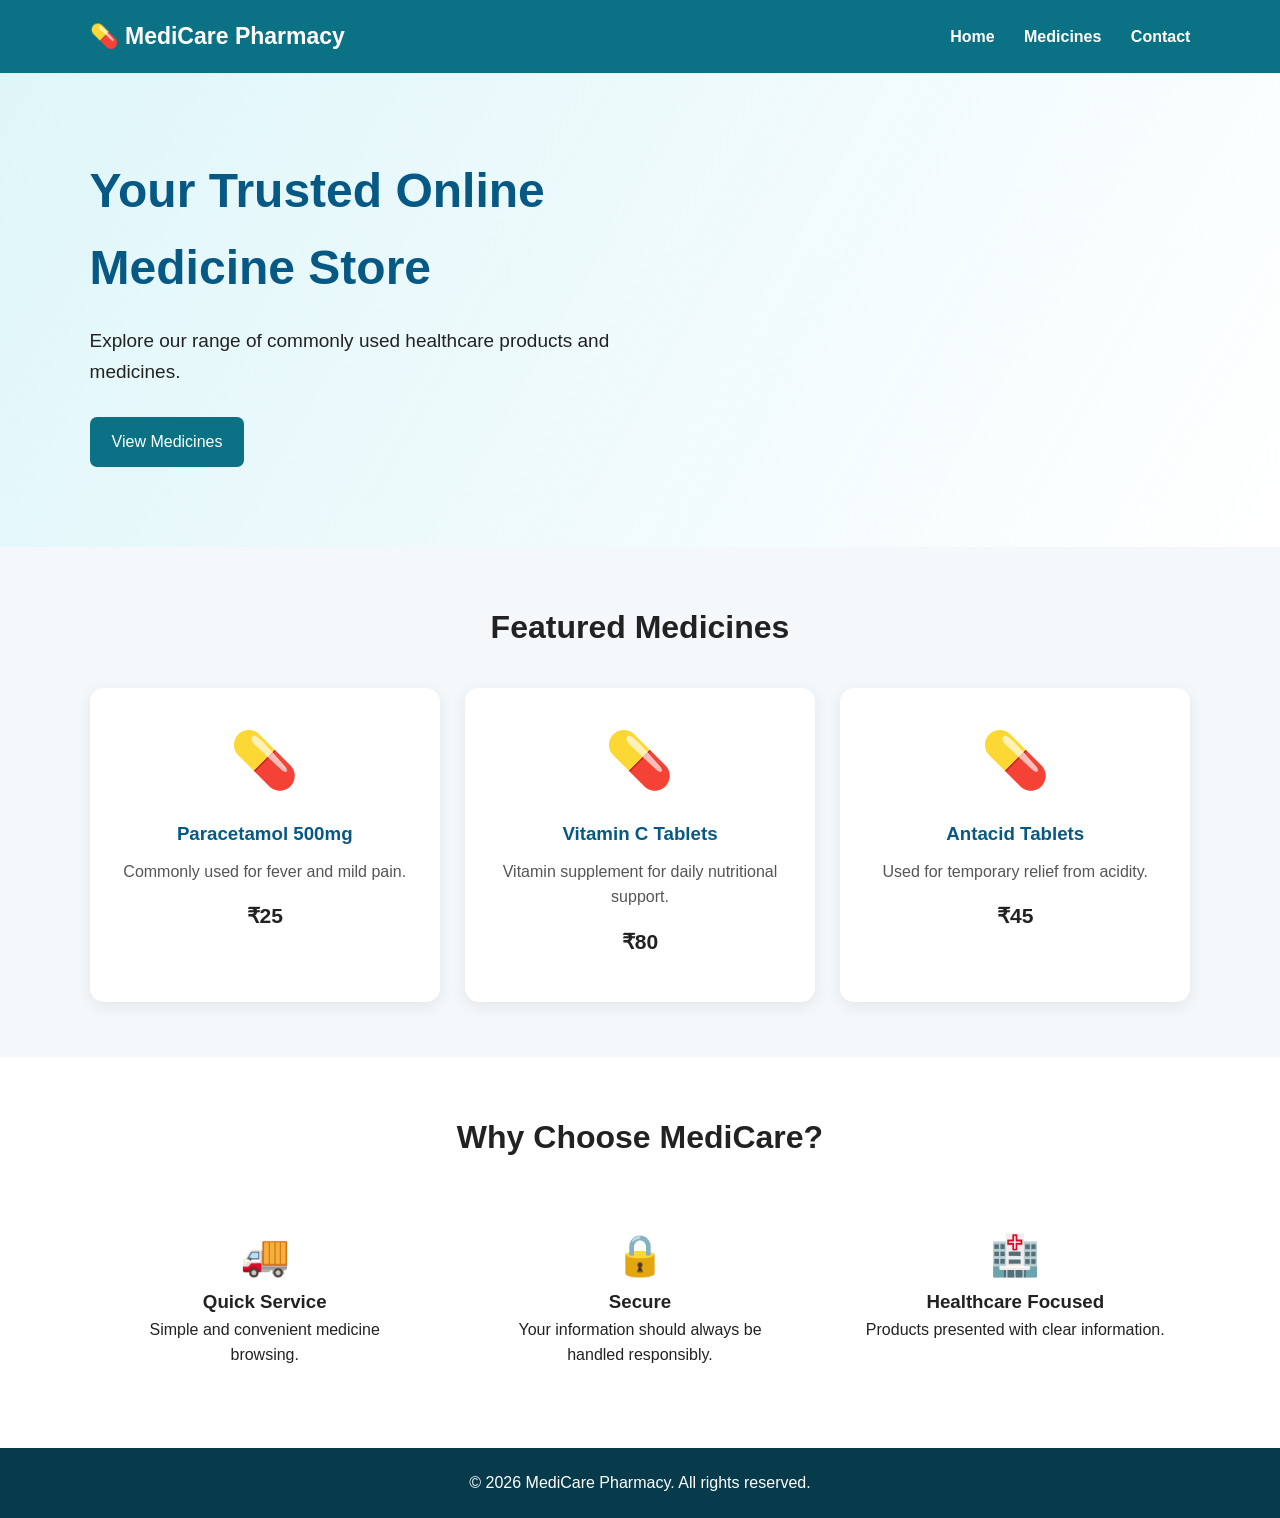
<file: index.html>
<!DOCTYPE html>
<html lang="en">
<head>
    <meta charset="UTF-8">

    <!-- SEO -->
    <meta name="viewport" content="width=device-width, initial-scale=1.0">
    <meta name="description"
          content="MediCare Pharmacy - Browse common over-the-counter medicines and healthcare products.">
    <meta name="robots" content="index, follow">

    <link rel="canonical" href="https://www.example.com/">

    <title>MediCare Pharmacy | Online Medicine Store</title>

    <link rel="stylesheet" href="style.css">
</head>

<body>

<header>
    <div class="logo">💊 MediCare Pharmacy</div>

    <nav aria-label="Main navigation">
        <a href="index.html">Home</a>
        <a href="medicines.html">Medicines</a>
        <a href="contact.html">Contact</a>
    </nav>
</header>

<main>

    <section class="hero">
        <div>
            <h1>Your Trusted Online Medicine Store</h1>
            <p>
                Explore our range of commonly used healthcare products
                and medicines.
            </p>

            <a class="btn" href="medicines.html">
                View Medicines
            </a>
        </div>
    </section>

    <section class="container">
        <h2>Featured Medicines</h2>

        <div class="medicine-grid">

            <article class="medicine-card">
                <div class="medicine-icon">💊</div>
                <h3>Paracetamol 500mg</h3>
                <p>Commonly used for fever and mild pain.</p>
                <strong>₹25</strong>
            </article>

            <article class="medicine-card">
                <div class="medicine-icon">💊</div>
                <h3>Vitamin C Tablets</h3>
                <p>Vitamin supplement for daily nutritional support.</p>
                <strong>₹80</strong>
            </article>

            <article class="medicine-card">
                <div class="medicine-icon">💊</div>
                <h3>Antacid Tablets</h3>
                <p>Used for temporary relief from acidity.</p>
                <strong>₹45</strong>
            </article>

        </div>
    </section>

    <section class="info-section">
        <div class="container">
            <h2>Why Choose MediCare?</h2>

            <div class="features">
                <div>
                    <span>🚚</span>
                    <h3>Quick Service</h3>
                    <p>Simple and convenient medicine browsing.</p>
                </div>

                <div>
                    <span>🔒</span>
                    <h3>Secure</h3>
                    <p>Your information should always be handled responsibly.</p>
                </div>

                <div>
                    <span>🏥</span>
                    <h3>Healthcare Focused</h3>
                    <p>Products presented with clear information.</p>
                </div>
            </div>
        </div>
    </section>

</main>

<footer>
    <p>&copy; 2026 MediCare Pharmacy. All rights reserved.</p>
</footer>

</body>
          </html>
</file>
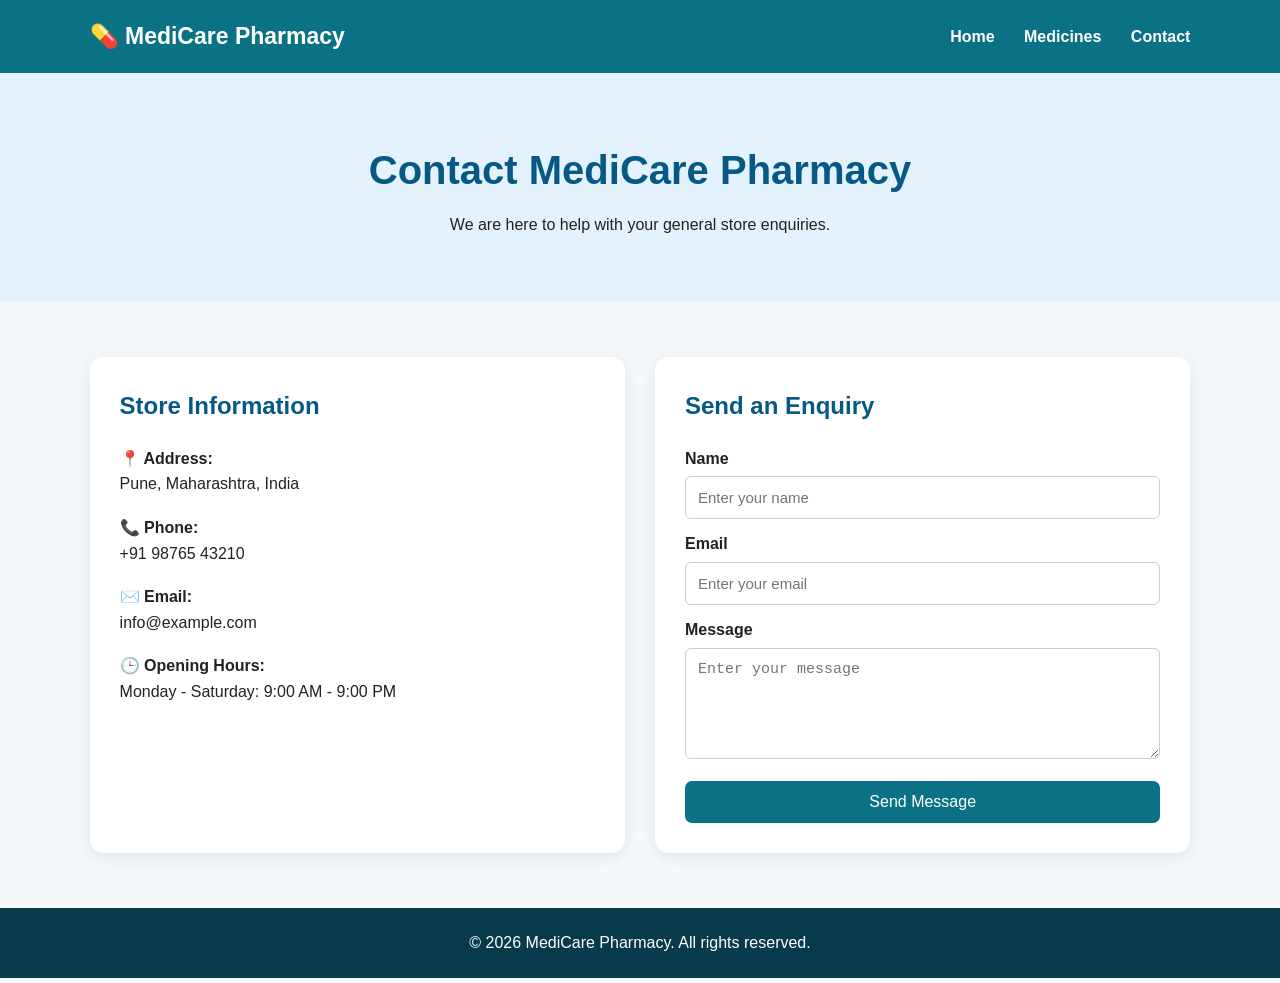
<file: contact.html>
<!DOCTYPE html>
<html lang="en">
<head>
    <meta charset="UTF-8">

    <meta name="viewport" content="width=device-width, initial-scale=1.0">

    <meta name="description"
          content="Contact MediCare Pharmacy for store and healthcare product information.">

    <meta name="robots" content="index, follow">

    <link rel="canonical"
          href="https://www.example.com/contact.html">

    <title>Contact Us | MediCare Pharmacy</title>

    <link rel="stylesheet" href="style.css">
</head>

<body>

<header>
    <div class="logo">💊 MediCare Pharmacy</div>

    <nav aria-label="Main navigation">
        <a href="index.html">Home</a>
        <a href="medicines.html">Medicines</a>
        <a href="contact.html">Contact</a>
    </nav>
</header>

<main>

    <section class="page-header">
        <h1>Contact MediCare Pharmacy</h1>
        <p>We are here to help with your general store enquiries.</p>
    </section>

    <section class="container contact-section">

        <div class="contact-card">
            <h2>Store Information</h2>

            <p><strong>📍 Address:</strong><br>
                Pune, Maharashtra, India
            </p>

            <p><strong>📞 Phone:</strong><br>
                +91 98765 43210
            </p>

            <p><strong>✉️ Email:</strong><br>
                info@example.com
            </p>

            <p><strong>🕒 Opening Hours:</strong><br>
                Monday - Saturday: 9:00 AM - 9:00 PM
            </p>
        </div>

        <div class="contact-card">
            <h2>Send an Enquiry</h2>

            <form>

                <label for="name">Name</label>
                <input
                    type="text"
                    id="name"
                    name="name"
                    placeholder="Enter your name"
                    required
                >

                <label for="email">Email</label>
                <input
                    type="email"
                    id="email"
                    name="email"
                    placeholder="Enter your email"
                    required
                >

                <label for="message">Message</label>
                <textarea
                    id="message"
                    name="message"
                    rows="5"
                    placeholder="Enter your message"
                    required
                ></textarea>

                <button type="submit">Send Message</button>

            </form>
        </div>

    </section>

</main>

<footer>
    <p>&copy; 2026 MediCare Pharmacy. All rights reserved.</p>
</footer>

</body>
  </html>
</file>
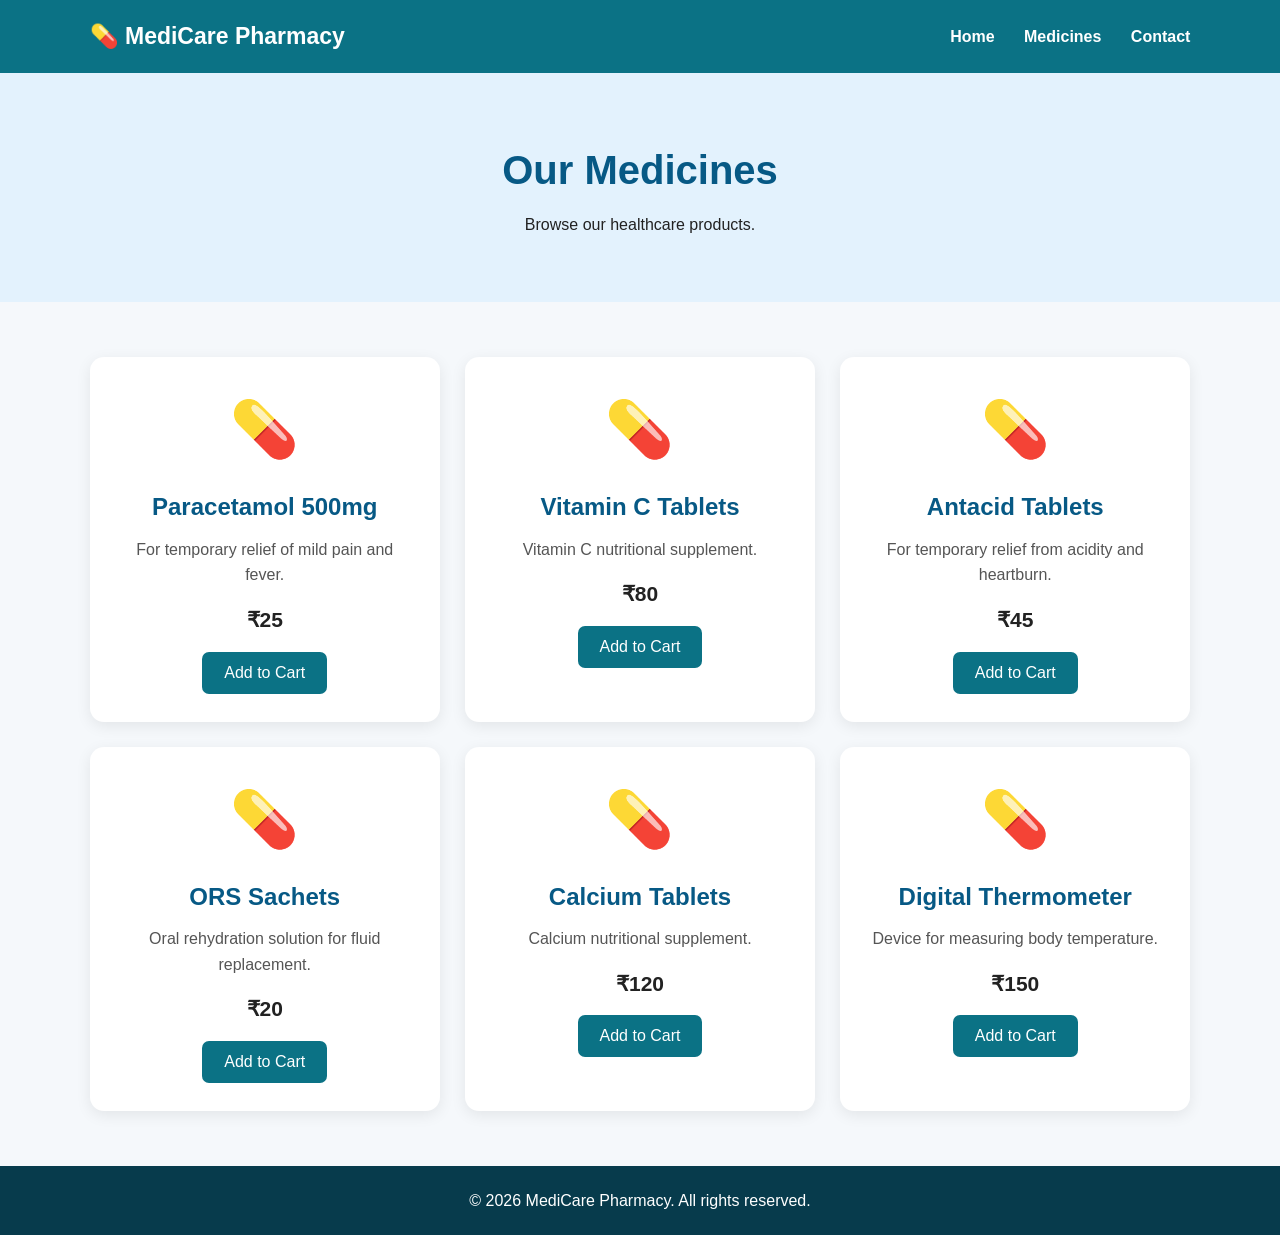
<file: medicine.html>
<!DOCTYPE html>
<html lang="en">
<head>
    <meta charset="UTF-8">

    <meta name="viewport" content="width=device-width, initial-scale=1.0">

    <meta name="description"
          content="Browse medicines and healthcare products available at MediCare Pharmacy.">

    <meta name="robots" content="index, follow">

    <link rel="canonical"
          href="https://www.example.com/medicines.html">

    <title>Medicines | MediCare Pharmacy</title>

    <link rel="stylesheet" href="style.css">
</head>

<body>

<header>
    <div class="logo">💊 MediCare Pharmacy</div>

    <nav aria-label="Main navigation">
        <a href="index.html">Home</a>
        <a href="medicines.html">Medicines</a>
        <a href="contact.html">Contact</a>
    </nav>
</header>

<main>

    <section class="page-header">
        <h1>Our Medicines</h1>
        <p>Browse our healthcare products.</p>
    </section>

    <section class="container">

        <div class="medicine-grid">

            <article class="medicine-card">
                <div class="medicine-icon">💊</div>
                <h2>Paracetamol 500mg</h2>
                <p>For temporary relief of mild pain and fever.</p>
                <strong>₹25</strong>
                <button type="button">Add to Cart</button>
            </article>

            <article class="medicine-card">
                <div class="medicine-icon">💊</div>
                <h2>Vitamin C Tablets</h2>
                <p>Vitamin C nutritional supplement.</p>
                <strong>₹80</strong>
                <button type="button">Add to Cart</button>
            </article>

            <article class="medicine-card">
                <div class="medicine-icon">💊</div>
                <h2>Antacid Tablets</h2>
                <p>For temporary relief from acidity and heartburn.</p>
                <strong>₹45</strong>
                <button type="button">Add to Cart</button>
            </article>

            <article class="medicine-card">
                <div class="medicine-icon">💊</div>
                <h2>ORS Sachets</h2>
                <p>Oral rehydration solution for fluid replacement.</p>
                <strong>₹20</strong>
                <button type="button">Add to Cart</button>
            </article>

            <article class="medicine-card">
                <div class="medicine-icon">💊</div>
                <h2>Calcium Tablets</h2>
                <p>Calcium nutritional supplement.</p>
                <strong>₹120</strong>
                <button type="button">Add to Cart</button>
            </article>

            <article class="medicine-card">
                <div class="medicine-icon">💊</div>
                <h2>Digital Thermometer</h2>
                <p>Device for measuring body temperature.</p>
                <strong>₹150</strong>
                <button type="button">Add to Cart</button>
            </article>

        </div>

    </section>

</main>

<footer>
    <p>&copy; 2026 MediCare Pharmacy. All rights reserved.</p>
</footer>

</body>
  </html>
</file>
<file: style.css>
* {
    margin: 0;
    padding: 0;
    box-sizing: border-box;
}

body {
    font-family: Arial, sans-serif;
    line-height: 1.6;
    background: #f5f8fb;
    color: #222;
}

/* Header */

header {
    background: #0b7285;
    color: white;
    padding: 18px 7%;
    display: flex;
    justify-content: space-between;
    align-items: center;
    flex-wrap: wrap;
}

.logo {
    font-size: 23px;
    font-weight: bold;
}

nav a {
    color: white;
    text-decoration: none;
    margin-left: 25px;
    font-weight: bold;
}

nav a:hover {
    text-decoration: underline;
}

/* Hero */

.hero {
    min-height: 420px;
    padding: 80px 7%;
    display: flex;
    align-items: center;
    background: linear-gradient(120deg, #dff6f9, #ffffff);
}

.hero h1 {
    max-width: 650px;
    font-size: 48px;
    color: #075985;
    margin-bottom: 20px;
}

.hero p {
    font-size: 19px;
    max-width: 600px;
    margin-bottom: 30px;
}

.btn,
button {
    display: inline-block;
    background: #0b7285;
    color: white;
    border: none;
    padding: 12px 22px;
    border-radius: 7px;
    text-decoration: none;
    cursor: pointer;
    font-size: 16px;
}

.btn:hover,
button:hover {
    background: #075985;
}

/* Common */

.container {
    width: 86%;
    max-width: 1200px;
    margin: auto;
    padding: 55px 0;
}

.container > h2 {
    text-align: center;
    font-size: 32px;
    margin-bottom: 35px;
}

/* Page Header */

.page-header {
    text-align: center;
    padding: 65px 20px;
    background: #e3f2fd;
}

.page-header h1 {
    font-size: 40px;
    color: #075985;
}

.page-header p {
    margin-top: 10px;
}

/* Medicine Cards */

.medicine-grid {
    display: grid;
    grid-template-columns: repeat(3, 1fr);
    gap: 25px;
}

.medicine-card {
    background: white;
    padding: 28px;
    border-radius: 14px;
    text-align: center;
    box-shadow: 0 4px 15px rgba(0, 0, 0, 0.08);
    transition: transform 0.2s;
}

.medicine-card:hover {
    transform: translateY(-5px);
}

.medicine-icon {
    font-size: 55px;
    margin-bottom: 15px;
}

.medicine-card h2,
.medicine-card h3 {
    color: #075985;
    margin-bottom: 10px;
}

.medicine-card p {
    color: #555;
    margin-bottom: 15px;
}

.medicine-card strong {
    display: block;
    font-size: 21px;
    margin-bottom: 15px;
}

/* Features */

.info-section {
    background: white;
}

.features {
    display: grid;
    grid-template-columns: repeat(3, 1fr);
    gap: 25px;
    text-align: center;
}

.features div {
    padding: 25px;
}

.features span {
    font-size: 40px;
}

/* Contact */

.contact-section {
    display: grid;
    grid-template-columns: 1fr 1fr;
    gap: 30px;
}

.contact-card {
    background: white;
    padding: 30px;
    border-radius: 14px;
    box-shadow: 0 4px 15px rgba(0, 0, 0, 0.08);
}

.contact-card h2 {
    color: #075985;
    margin-bottom: 20px;
}

.contact-card p {
    margin-bottom: 18px;
}

form label {
    display: block;
    margin: 12px 0 5px;
    font-weight: bold;
}

input,
textarea {
    width: 100%;
    padding: 12px;
    border: 1px solid #ccc;
    border-radius: 6px;
    font-size: 15px;
}

textarea {
    resize: vertical;
}

form button {
    margin-top: 15px;
    width: 100%;
}

/* Footer */

footer {
    background: #073b4c;
    color: white;
    text-align: center;
    padding: 22px;
}

/* Mobile */

@media (max-width: 800px) {

    header {
        flex-direction: column;
        gap: 15px;
    }

    nav a {
        margin: 0 8px;
    }

    .hero h1 {
        font-size: 36px;
    }

    .medicine-grid,
    .features,
    .contact-section {
        grid-template-columns: 1fr;
    }
}

@media (max-width: 480px) {

    .hero {
        padding: 60px 5%;
    }

    .hero h1 {
        font-size: 30px;
    }

    .container {
        width: 90%;
    }

    nav a {
        font-size: 14px;
    }
}
</file>
